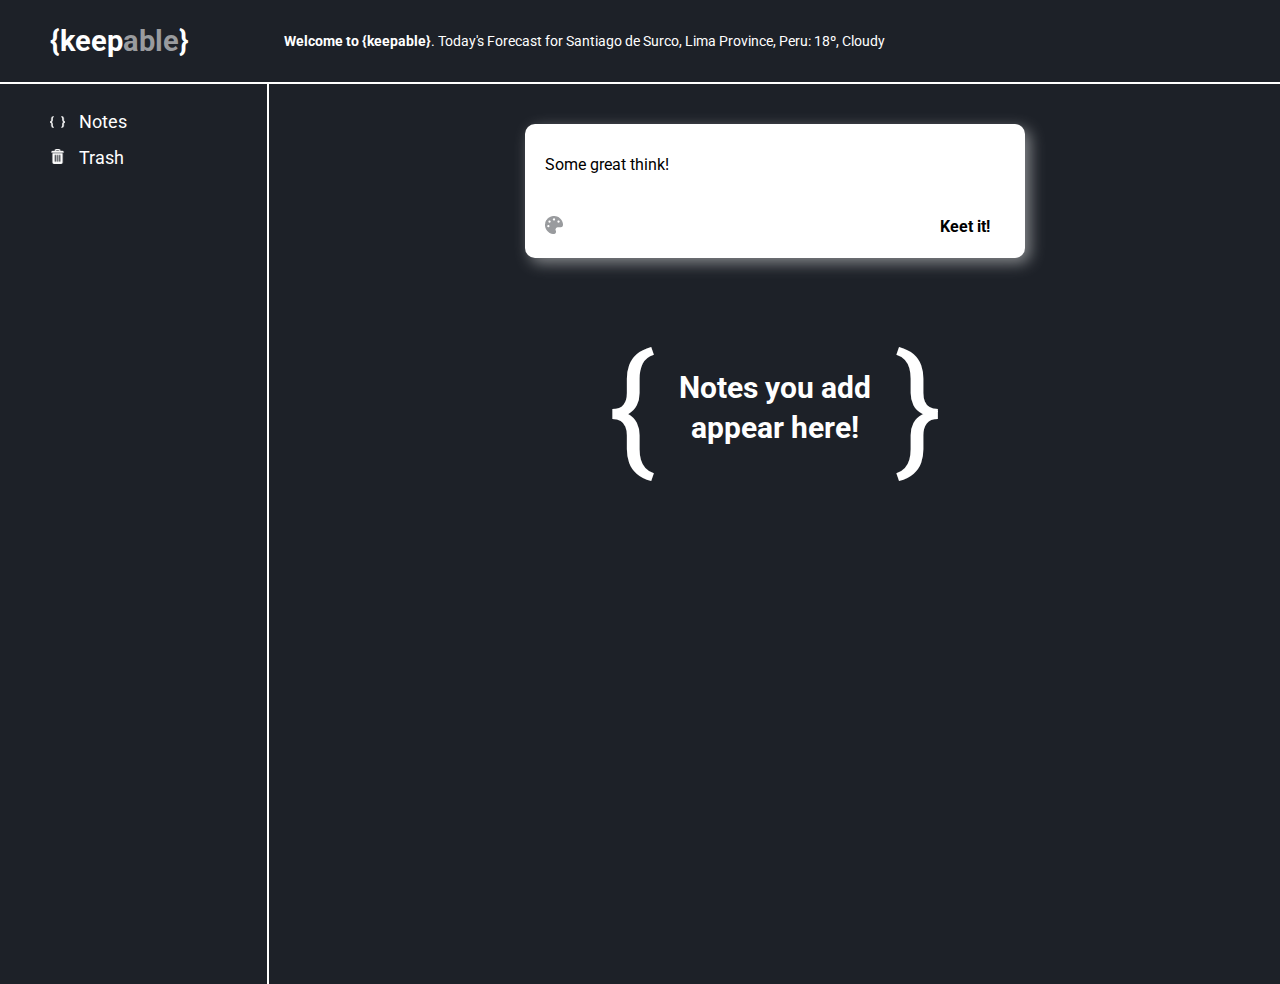
<file: index.html>
<!DOCTYPE html>
<html lang="en">
  <head>
    <meta charset="UTF-8" />
    <meta name="viewport" content="width=device-width, initial-scale=1.0" />
    <link
      href="https://fonts.googleapis.com/css2?family=Roboto:wght@300;400;700&display=swap"
      rel="stylesheet"
    />
    <link rel="stylesheet" href="assets/normalize.css" />
    <link rel="stylesheet" href="assets/style.css" />
    <title>Keepable</title>
  </head>
  <body>
    <header class="site-header">
      <div class="content-header">
        <div class="bar">
          <a href="/">
            <p class="bar-logo">{keep<span>able</span>}</p>
          </a>
          <p class="bar-welcome">
            <span>Welcome to {keepable}</span>. Today's Forecast for Santiago de
            Surco, Lima Province, Peru: 18º, Cloudy
          </p>
        </div>
      </div>
    </header>

    <!-- CONTENT MAIN  -->

    <main class="site-main">
      <div class="content-main">
        <div class="content-main-slide">
          <a class="slide-notes" href="/notes.html">
            <img src="/assets/icon-curly-brackets.png" /> Notes</a
          >
          <a class="slide-trash" href="/trash.html">
            <img src="/assets/icon-trash.png" /> Trash</a
          >
        </div>

        <div class="content-main-center">
          <div class="content-note">
            <form action="#">
              <textarea
                class="textarea-keep"
                placeholder="Some great think!"
              ></textarea>
              <div class="content-buttons">
                <button class="btn-paleta">
                  <img src="/assets/icon-paleta.png" alt="button-paleta" />
                </button>
                <button class="btn-keep">Keet it!</button>
              </div>
            </form>
          </div>
          <div class="content-textnote">
            <span class="span-curly">{</span>
            <p>Notes you add appear here!</p>
            <span class="span-curly">}</span>
          </div>
        </div>
      </div>
    </main>
  </body>
</html>
</file>
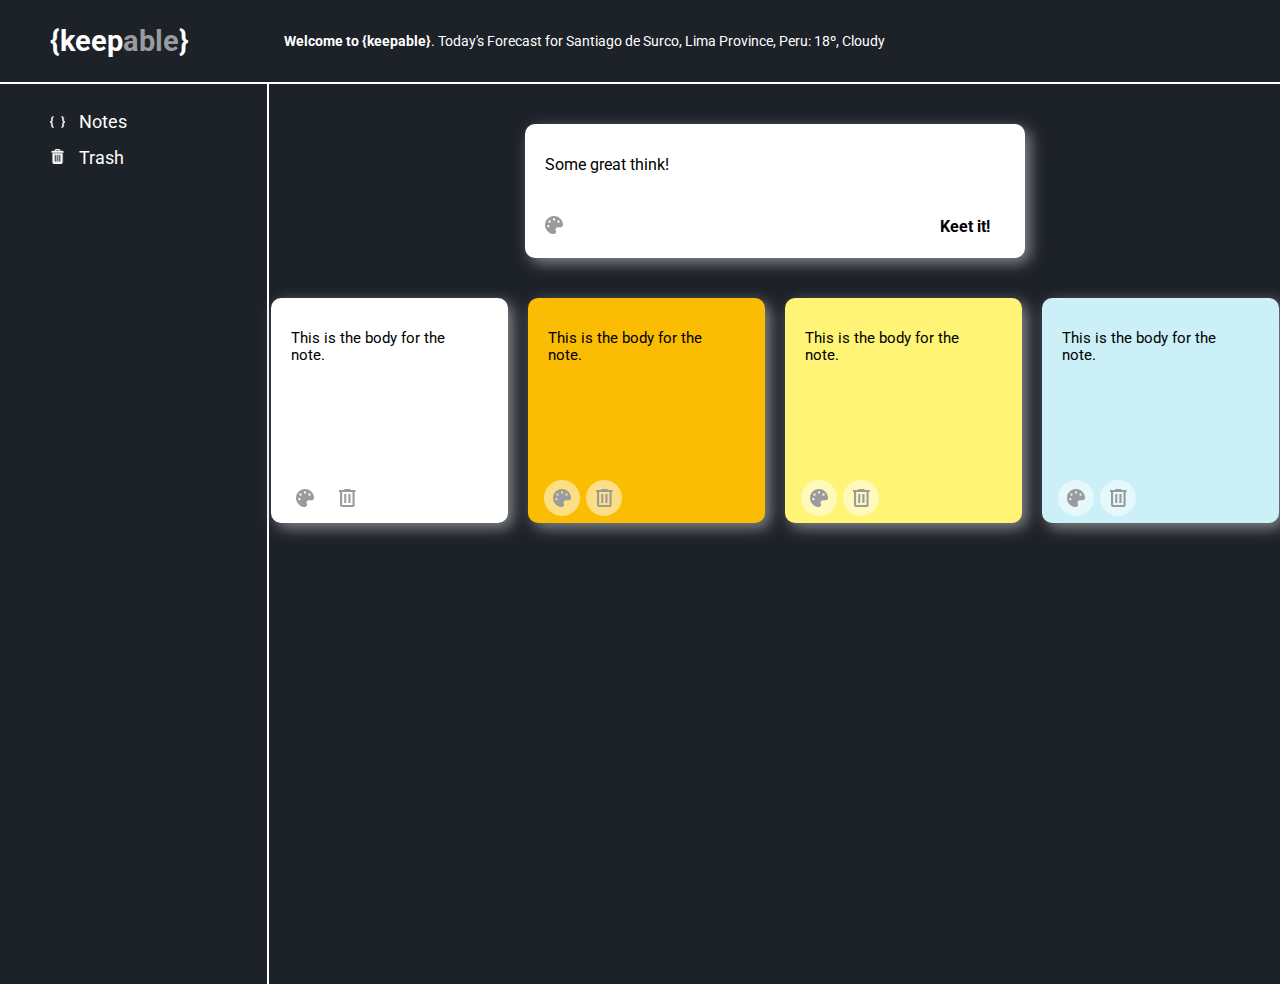
<file: notes.html>
<!DOCTYPE html>
<html lang="en">
  <head>
    <meta charset="UTF-8" />
    <meta name="viewport" content="width=device-width, initial-scale=1.0" />
    <link
      href="https://fonts.googleapis.com/css2?family=Roboto:wght@300;400;700&display=swap"
      rel="stylesheet"
    />
    <link rel="stylesheet" href="assets/normalize.css" />
    <link rel="stylesheet" href="assets/style.css" />
    <title>Keepable</title>
  </head>
  <body>
    <header class="site-header">
      <div class="content-header">
        <div class="bar">
          <a href="/">
            <p class="bar-logo">{keep<span>able</span>}</p>
          </a>
          <p class="bar-welcome">
            <span>Welcome to {keepable}</span>. Today's Forecast for Santiago de
            Surco, Lima Province, Peru: 18º, Cloudy
          </p>
        </div>
      </div>
    </header>

    <!-- CONTENT MAIN  -->

    <main class="site-main">
      <div class="content-main">
        <div class="content-main-slide">
          <a class="slide-notes" href="/notes.html">
            <img src="/assets/icon-curly-brackets.png" /> Notes</a
          >
          <a class="slide-trash" href="/trash.html">
            <img src="/assets/icon-trash.png" /> Trash</a
          >
        </div>

        <div class="content-main-center">
          <div class="content-note">
            <form action="#">
              <textarea
                class="textarea-keep"
                placeholder="Some great think!"
              ></textarea>
              <div class="content-buttons">
                <button class="btn-paleta">
                  <img src="/assets/icon-paleta.png" alt="button-paleta" />
                </button>
                <button class="btn-keep">Keet it!</button>
              </div>
            </form>
          </div>

          <!-- KEEPS -->

          <div class="content-addkeep">
            <div id="keep-1" class="add-keep">
              <textarea
                class="keep keep-1"
                placeholder="This is the body for the note."
              ></textarea>
              <div class="content-buttons-keep">
                <button class="btn-paleta2">
                  <img src="/assets/icon-paleta2.png" alt="button-paleta2" />
                </button>
                <button class="btn-trash2">
                  <img src="/assets/icon-trash2.png" alt="button-trash2" />
                </button>
              </div>
            </div>
            <div id="keep-2" class="add-keep">
              <textarea
                class="keep keep-2"
                placeholder="This is the body for the note."
              ></textarea>
              <div class="content-buttons-keep">
                <button class="btn-paleta2">
                  <img src="/assets/icon-paleta2.png" alt="button-paleta2" />
                </button>
                <button class="btn-trash2">
                  <img src="/assets/icon-trash2.png" alt="button-trash2" />
                </button>
              </div>
            </div>
            <div id="keep-3" class="add-keep">
              <textarea
                class="keep keep-3"
                placeholder="This is the body for the note."
              ></textarea>
              <div class="content-buttons-keep">
                <button class="btn-paleta2">
                  <img src="/assets/icon-paleta2.png" alt="button-paleta2" />
                </button>
                <button class="btn-trash2">
                  <img src="/assets/icon-trash2.png" alt="button-trash2" />
                </button>
              </div>
            </div>
            <div id="keep-4" class="add-keep">
              <textarea
                class="keep keep-4"
                placeholder="This is the body for the note."
              ></textarea>
              <div class="content-buttons-keep">
                <button class="btn-paleta2">
                  <img src="/assets/icon-paleta2.png" alt="button-paleta2" />
                </button>
                <button class="btn-trash2">
                  <img src="/assets/icon-trash2.png" alt="button-trash2" />
                </button>
              </div>
            </div>
          </div>
        </div>
      </div>
    </main>
  </body>
</html>
</file>
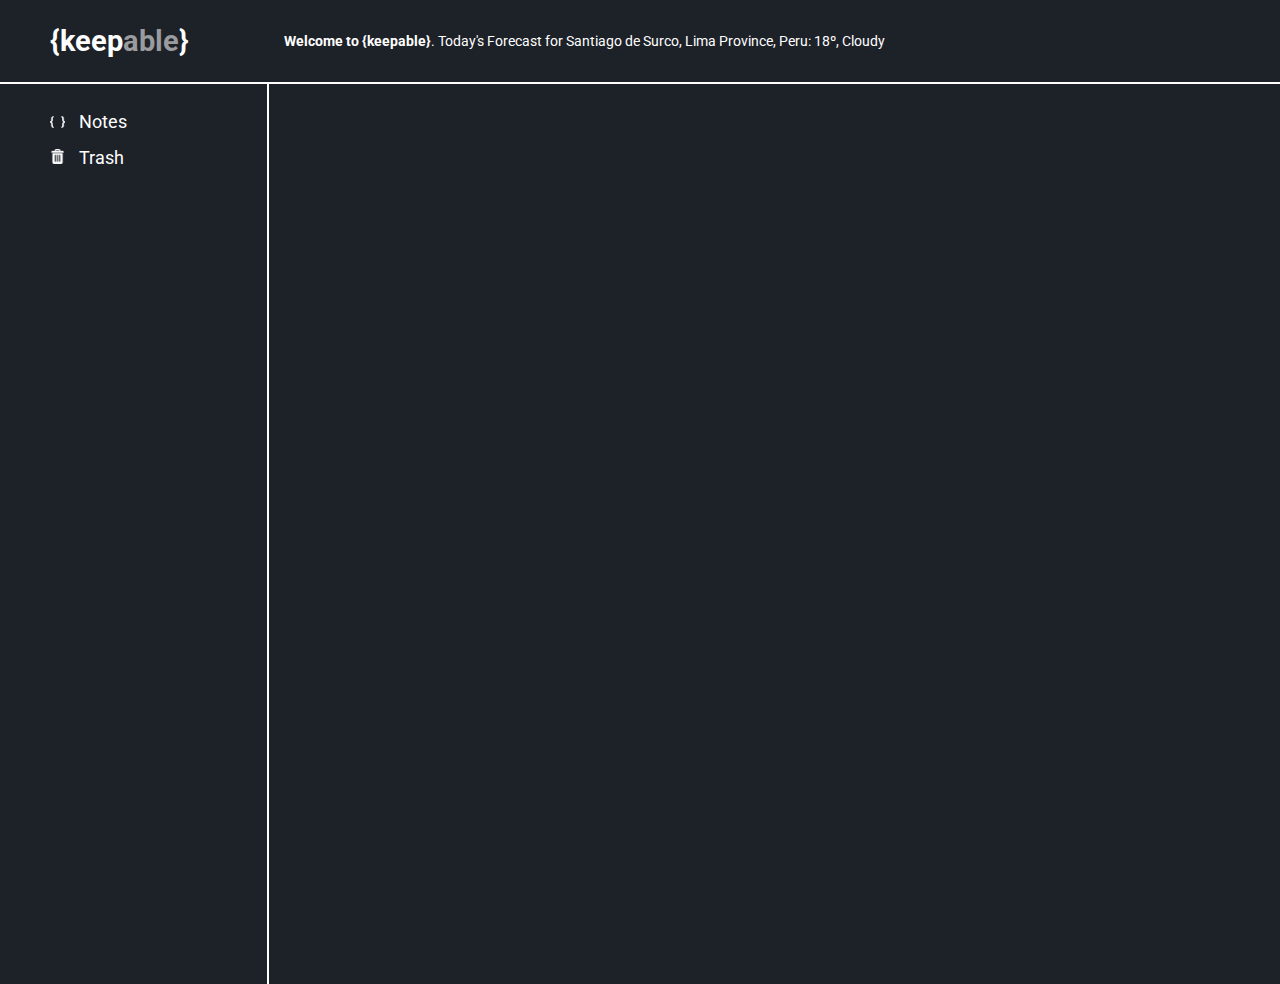
<file: trash.html>
<!DOCTYPE html>
<html lang="en">
  <head>
    <meta charset="UTF-8" />
    <meta name="viewport" content="width=device-width, initial-scale=1.0" />
    <link
      href="https://fonts.googleapis.com/css2?family=Roboto:wght@300;400;700&display=swap"
      rel="stylesheet"
    />
    <link rel="stylesheet" href="assets/normalize.css" />
    <link rel="stylesheet" href="assets/style.css" />
    <title>Keepable</title>
  </head>
  <body>
    <header class="site-header">
      <div class="content-header">
        <div class="bar">
          <a href="/">
            <p class="bar-logo">{keep<span>able</span>}</p>
          </a>
          <p class="bar-welcome">
            <span>Welcome to {keepable}</span>. Today's Forecast for Santiago de
            Surco, Lima Province, Peru: 18º, Cloudy
          </p>
        </div>
      </div>
    </header>

    <main class="site-main">
      <div class="content-main">
        <div class="content-main-slide">
          <a class="slide-notes" href="/notes.html">
            <img src="/assets/icon-curly-brackets.png" /> Notes</a
          >
          <a class="slide-trash" href="/trash.html">
            <img src="/assets/icon-trash.png" /> Trash</a
          >
        </div>
        <div class="content-main-center"></div>
      </div>
    </main>
  </body>
</html>
</file>
<file: assets/style.css>
html {
  box-sizing: border-box;
  font-size: 62.5%;
  /** Reset para REMS - 62.5% = 10px de 16px **/
}

*,
*:before,
*:after {
  box-sizing: inherit;
}

/* GLOBALS */

body {
  font-family: 'Roboto', sans-serif;
  font-size: 1.6rem;
  line-height: 2;
  background-color: #1d2128;
}

/* END GLOBALS */

/* HEADER */

.bar {
  display: flex;
  flex-direction: row;
  justify-content: flex-start;
  align-items: center;
  border-bottom: #ffffff 0.2rem solid;
}
.bar a {
  text-decoration: none;
}
.bar-logo {
  color: #ffffff;
  font-weight: 700;
  font-size: 2.9rem;
  line-height: 2.4rem;
  margin-left: 5rem;
}
.bar-logo span {
  color: #999b9e;
}

.bar-welcome {
  color: #ffffff;
  font-size: 1.4rem;
  margin-left: 9.5rem;
}

.bar-welcome span {
  font-weight: bold;
}

/* END HEADER */

/* MAIN */

.content-main-slide {
  display: flex;
  flex-direction: column;
}

.content-main-slide a {
  color: #ffffff;
  text-decoration: none;
  font-size: 1.8rem;
  margin-left: 5rem;
}

.slide-notes {
  margin-top: 2rem;
}

.slide-notes img {
  margin-right: 1rem;
  width: 1.5rem;
}

.slide-trash img {
  margin-right: 1rem;
  width: 1.5rem;
  color: #ffffff;
}

.content-main {
  display: grid;
  grid-template-columns: 0.8fr 3fr;
  height: 100vh;
}

.content-main-slide {
  border-right: #ffffff 0.2rem solid;
}

.content-main-center {
  display: flex;
  flex-direction: column;
  align-items: center;
}

.content-note {
  margin-top: 4rem;
  background-color: #ffffff;
  border-radius: 1rem;
  padding-bottom: 2rem;
  box-shadow: 5px 5px 15px rgba(153, 155, 158, 0.85);
}

.textarea-keep {
  width: 50rem;
  padding: 1.2rem 2rem;
  box-sizing: border-box;
  border: none;
  font-size: 1.6rem;
  resize: none;
  margin-top: 2rem;
  outline: inherit;
}

.content-buttons {
  display: flex;
  flex-direction: row;
  justify-content: space-between;
}

.textarea-keep::placeholder {
  color: #000000;
}

.btn-paleta {
  background-color: #ffffff;
  border: none;
  cursor: pointer;
  padding: 0;
  outline: inherit;
  margin-left: 2rem;
}

.btn-keep {
  width: 8rem;
  background: none;
  color: #000000;
  font-weight: 700;
  border: none;
  padding: 0;
  cursor: pointer;
  outline: inherit;
  margin-right: 2rem;
}

.content-textnote {
  display: flex;
  flex-direction: row;
  align-items: center;
  margin-top: 1rem;
}

.content-textnote p {
  color: #ffffff;
  font-size: 3rem;
  width: 20rem;
  font-weight: bold;
  line-height: 4rem;
  text-align: center;
  margin-left: 2rem;
  margin-right: 2rem;
}

.span-curly {
  color: #ffffff;
  font-size: 14rem;
  font-weight: 400;
}

/* END MAIN */

/* TEMPLATE KEEP */

.content-addkeep {
  display: grid;
  grid-template-columns: 1fr 1fr 1fr 1fr;
  grid-gap: 2rem;
}

.add-keep {
  margin-top: 4rem;
  padding-bottom: 0.1rem;
  background-color: #ffffff;
  box-shadow: 5px 5px 15px rgba(153, 155, 158, 0.85);
  border-radius: 1rem;
}

.keep {
  height: 15rem;
  padding: 1.2rem 2rem;
  font-size: 1.6rem;
  border: none;
  resize: none;
  margin-top: 2rem;
  outline: inherit;
}

.keep::placeholder {
  color: #000000;
  font-size: 1.5rem;
  width: 18rem;
}

.content-buttons-keep {
  display: flex;
  flex-direction: row;
}

.btn-paleta2 {
  width: 3.5rem;
  background: none;
  border: none;
  cursor: pointer;
  outline: inherit;
  margin-left: 1rem;
}

.btn-trash2 {
  width: 3.5rem;
  background: none;
  border: none;
  outline: inherit;
  cursor: pointer;
  margin-left: 0.7rem;
}

/* END  TEMPLATE KEEP */

/* COLORS KEEPS */

#keep-2,
.keep-2 {
  background-color: #fbbc04;
}

#keep-3,
.keep-3 {
  background-color: #fff475;
}

#keep-4,
.keep-4 {
  background-color: #cbf0f8;
}
</file>
